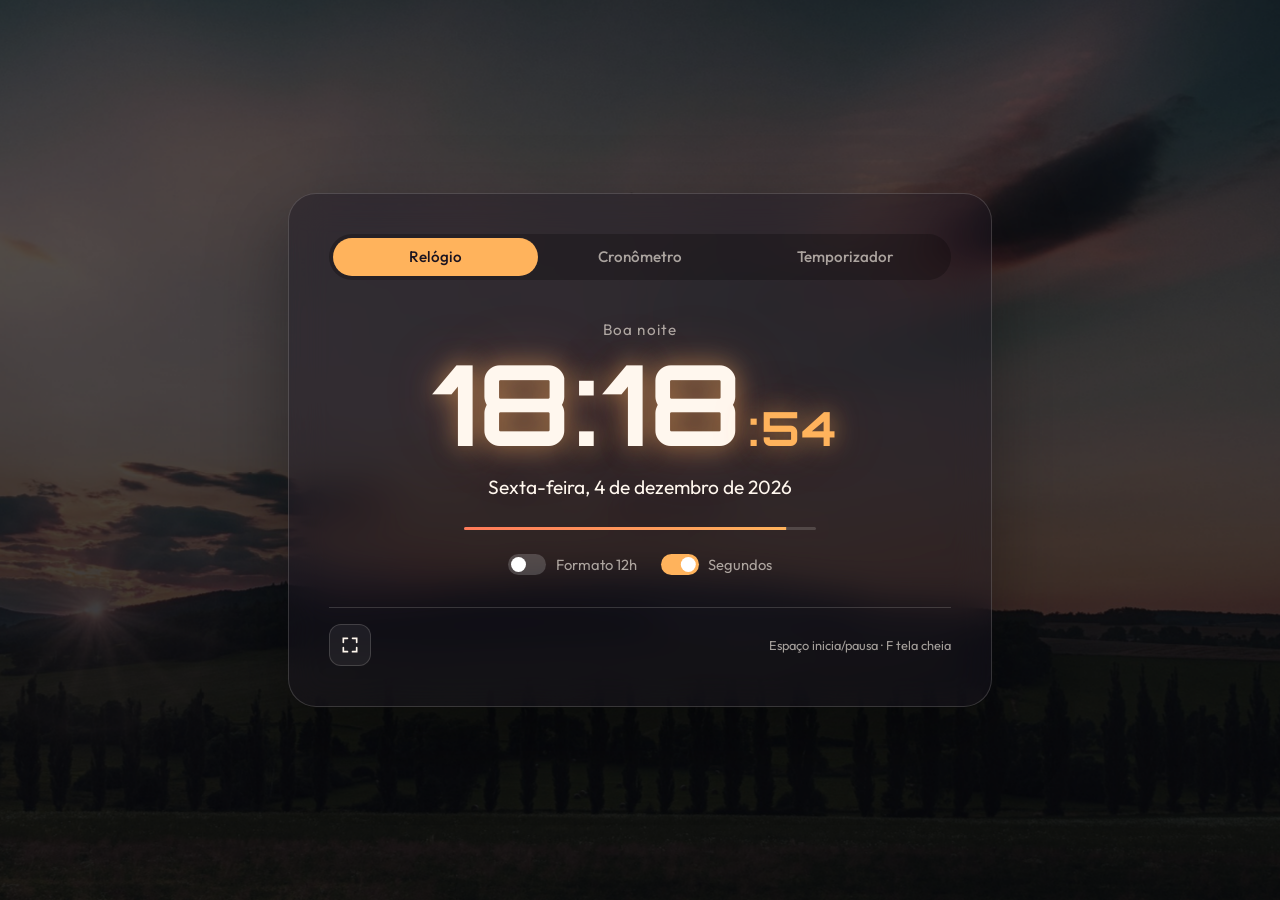
<file: index.html>
<!DOCTYPE html>
<html lang="pt-BR">
<head>
  <meta charset="UTF-8" />
  <meta name="viewport" content="width=device-width, initial-scale=1.0" />
  <meta name="author" content="Paulo Henrique" />
  <meta name="description" content="Relógio digital com data, cronômetro com voltas e temporizador com alarme." />
  <meta name="theme-color" content="#1a1420" />
  <title>Relógio Digital — Paulo Henrique</title>
  <link rel="icon" href="data:image/svg+xml,%3Csvg xmlns='http://www.w3.org/2000/svg' viewBox='0 0 64 64'%3E%3Ccircle cx='32' cy='32' r='28' fill='%23ffb35c'/%3E%3Cpath d='M32 16v16l10 6' stroke='%231a1420' stroke-width='5' stroke-linecap='round' fill='none'/%3E%3C/svg%3E" />
  <link rel="preconnect" href="https://fonts.googleapis.com" />
  <link rel="preconnect" href="https://fonts.gstatic.com" crossorigin />
  <link href="https://fonts.googleapis.com/css2?family=Orbitron:wght@500;700&family=Outfit:wght@300;400;500;600&display=swap" rel="stylesheet" />
  <link rel="stylesheet" href="relogio.css" />
</head>
<body>
  <div class="bg" aria-hidden="true"></div>

  <main class="panel">
    <div class="tabs" role="tablist" aria-label="Modos">
      <button role="tab" id="tab-relogio" aria-controls="relogio" aria-selected="true">Relógio</button>
      <button role="tab" id="tab-cronometro" aria-controls="cronometro" aria-selected="false" tabindex="-1">Cronômetro</button>
      <button role="tab" id="tab-timer" aria-controls="timer" aria-selected="false" tabindex="-1">Temporizador</button>
      <span class="tabs__ink" aria-hidden="true"></span>
    </div>

    <!-- RELÓGIO -->
    <section id="relogio" role="tabpanel" aria-labelledby="tab-relogio" class="view">
      <p class="greet" id="saudacao">Olá</p>
      <h1 class="digits" aria-live="off"><span id="hora">00:00</span><span class="digits__sec" id="seg">:00</span><span class="ampm" id="ampm"></span></h1>
      <p class="date" id="data">—</p>
      <div class="bar" aria-hidden="true"><span id="barra-min"></span></div>
      <div class="row">
        <label class="switch"><input type="checkbox" id="formato12" /><span>Formato 12h</span></label>
        <label class="switch"><input type="checkbox" id="mostrarSeg" checked /><span>Segundos</span></label>
      </div>
    </section>

    <!-- CRONÔMETRO -->
    <section id="cronometro" role="tabpanel" aria-labelledby="tab-cronometro" class="view" hidden>
      <p class="greet">Cronômetro</p>
      <p class="digits digits--sw" id="sw-display">00:00<span class="digits__sec">.00</span></p>
      <div class="actions">
        <button class="btn btn--primary" id="sw-start">Iniciar</button>
        <button class="btn" id="sw-lap" disabled>Volta</button>
        <button class="btn" id="sw-reset" disabled>Zerar</button>
      </div>
      <ol class="laps" id="sw-laps" aria-label="Voltas"></ol>
    </section>

    <!-- TEMPORIZADOR -->
    <section id="timer" role="tabpanel" aria-labelledby="tab-timer" class="view" hidden>
      <p class="greet">Temporizador</p>
      <div class="ring">
        <svg viewBox="0 0 120 120" aria-hidden="true"><circle cx="60" cy="60" r="54" class="ring__track" /><circle cx="60" cy="60" r="54" class="ring__fill" id="tm-ring" /></svg>
        <p class="digits digits--timer" id="tm-display" aria-live="polite">05:00</p>
      </div>
      <div class="presets" aria-label="Tempos rápidos">
        <button class="chip" data-min="1">1 min</button>
        <button class="chip is-on" data-min="5">5 min</button>
        <button class="chip" data-min="10">10 min</button>
        <button class="chip" data-min="25">25 min</button>
      </div>
      <form class="custom" id="tm-form">
        <label>Min <input type="number" id="tm-min" min="0" max="999" value="5" inputmode="numeric" /></label>
        <label>Seg <input type="number" id="tm-sec" min="0" max="59" value="0" inputmode="numeric" /></label>
        <button class="btn btn--ghost" type="submit">Definir</button>
      </form>
      <div class="actions">
        <button class="btn btn--primary" id="tm-start">Iniciar</button>
        <button class="btn" id="tm-reset">Zerar</button>
      </div>
    </section>

    <footer class="foot">
      <button class="icon-btn" id="tela-cheia" aria-label="Tela cheia" title="Tela cheia (F)">
        <svg viewBox="0 0 24 24" aria-hidden="true"><path d="M4 9V4h5M20 9V4h-5M4 15v5h5M20 15v5h-5" /></svg>
      </button>
      <span class="hint">Espaço inicia/pausa · F tela cheia</span>
    </footer>
  </main>

  <p class="toast" id="toast" role="status" hidden>⏰ Tempo esgotado!</p>
  <script src="relogio.js"></script>
</body>
</html>
</file>
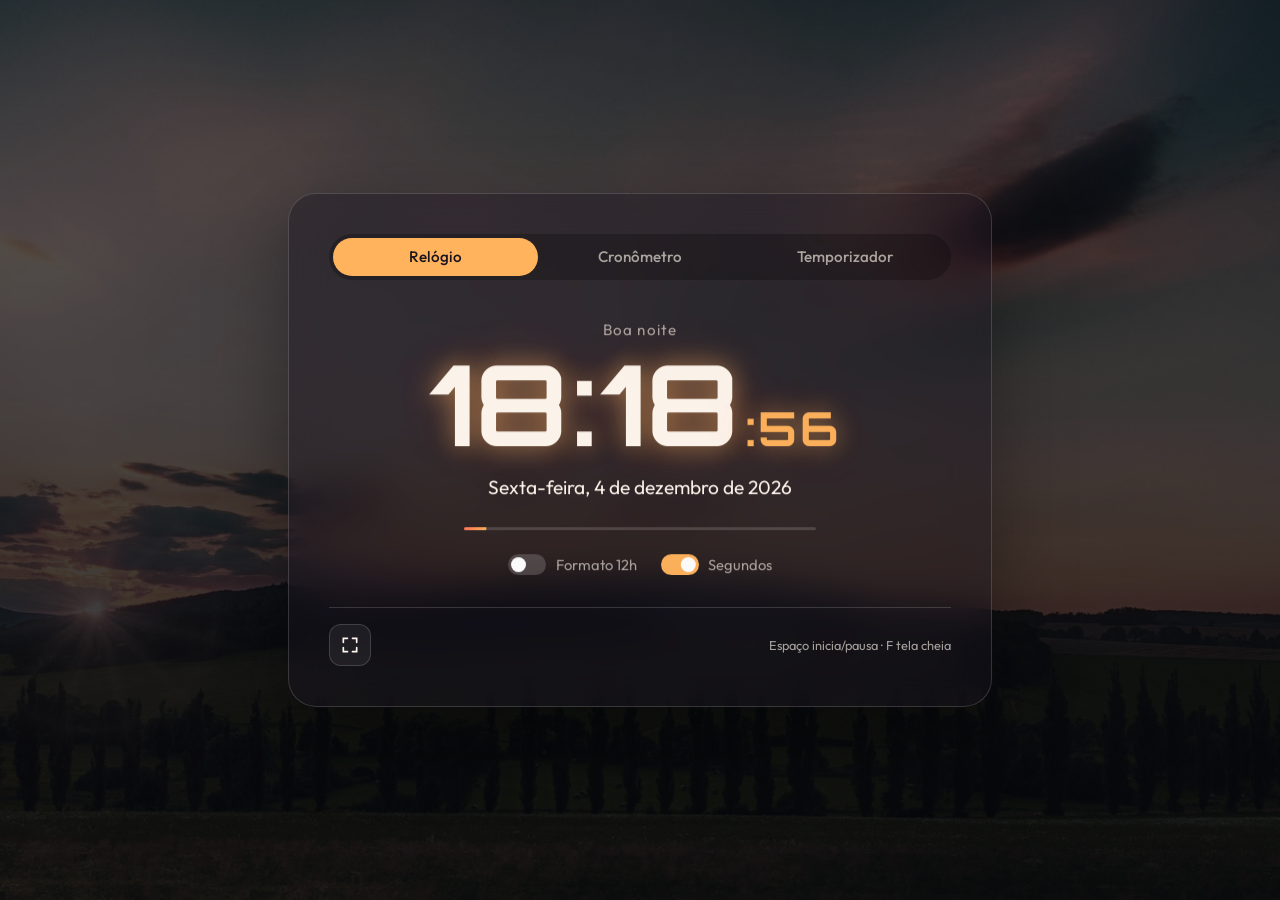
<file: relogio.html>
<!DOCTYPE html>
<html lang="pt-BR">
<head>
  <meta charset="UTF-8" />
  <meta http-equiv="refresh" content="0; url=./" />
  <link rel="canonical" href="./" />
  <title>Relógio Digital</title>
</head>
<body>
  <p>O relógio mudou de endereço. <a href="./">Abrir o relógio</a>.</p>
</body>
</html>
</file>
<file: relogio.css>
:root {
  --glow: #ffb35c;
  --glow-2: #ff7a59;
  --ink: #fff7ee;
  --muted: rgba(255, 247, 238, .62);
  --glass: rgba(26, 20, 32, .42);
  --line: rgba(255, 247, 238, .16);
  --ease: cubic-bezier(.16, 1, .3, 1);
}

* { margin: 0; padding: 0; box-sizing: border-box; }
html, body { height: 100%; }
body {
  min-height: 100svh; display: grid; place-items: center; padding: 1rem;
  font-family: "Outfit", system-ui, sans-serif; color: var(--ink); background: #1a1420; overflow-x: hidden;
}
button, input { font: inherit; color: inherit; }
:focus-visible { outline: 2px solid var(--glow); outline-offset: 3px; }

/* Fundo: paisagem + véu que muda com o horário */
.bg { position: fixed; inset: -2%; z-index: -1; background: url("paisagem.jpg") center / cover no-repeat; transform: scale(1.04); animation: drift 40s ease-in-out infinite alternate; }
.bg::after { content: ""; position: absolute; inset: 0; background: linear-gradient(180deg, rgba(20,14,28,var(--veil-top, .35)), rgba(20,14,28,var(--veil-bottom, .7))); transition: background 2s; }
body[data-periodo="noite"] .bg { filter: saturate(.6) brightness(.55) hue-rotate(-20deg); }
body[data-periodo="manha"] .bg { filter: saturate(1.05) brightness(1.05); }
@keyframes drift { to { transform: scale(1.1) translate(-1%, -1%); } }

.panel {
  width: min(100%, 44rem); padding: clamp(1.25rem, 4vw, 2.5rem); border-radius: 28px;
  background: var(--glass); border: 1px solid var(--line);
  backdrop-filter: blur(18px) saturate(1.2); -webkit-backdrop-filter: blur(18px) saturate(1.2);
  box-shadow: 0 30px 80px rgba(0,0,0,.35); text-align: center;
}

/* Abas */
.tabs { position: relative; display: grid; grid-template-columns: repeat(3, 1fr); background: rgba(0,0,0,.25); border-radius: 99px; padding: 4px; margin-bottom: clamp(1.5rem, 5vw, 2.5rem); }
.tabs button { position: relative; z-index: 1; background: none; border: 0; padding: .6rem .5rem; border-radius: 99px; cursor: pointer; font-weight: 500; font-size: clamp(.82rem, 2.6vw, .95rem); color: var(--muted); transition: color .3s; }
.tabs button[aria-selected="true"] { color: #1a1420; }
.tabs__ink { position: absolute; top: 4px; bottom: 4px; left: 4px; width: calc((100% - 8px) / 3); border-radius: 99px; background: var(--glow); transition: transform .5s var(--ease); }

.view { animation: in .5s var(--ease); }
@keyframes in { from { opacity: 0; transform: translateY(8px); } }
.greet { color: var(--muted); letter-spacing: .08em; font-size: .95rem; margin-bottom: .5rem; }

.digits {
  font-family: "Orbitron", monospace; font-weight: 700; font-variant-numeric: tabular-nums;
  font-size: clamp(3.2rem, 15vw, 7rem); line-height: 1; letter-spacing: .02em; white-space: nowrap;
  text-shadow: 0 0 24px rgba(255, 179, 92, .55), 0 0 60px rgba(255, 122, 89, .25);
}
.digits__sec { font-size: .42em; color: var(--glow); margin-left: .08em; }
.ampm { font-size: .22em; margin-left: .4em; vertical-align: super; color: var(--muted); }
body.sem-seg #seg { display: none; }
.date { margin-top: 1rem; font-size: clamp(1rem, 3vw, 1.2rem); }

.bar { height: 3px; background: var(--line); border-radius: 3px; margin: 1.75rem auto 1.5rem; max-width: 22rem; overflow: hidden; }
.bar span { display: block; height: 100%; background: linear-gradient(90deg, var(--glow-2), var(--glow)); transform-origin: left; transform: scaleX(0); transition: transform 1s linear; }

.row { display: flex; justify-content: center; flex-wrap: wrap; gap: .75rem 1.5rem; }
.switch { display: inline-flex; align-items: center; gap: .6rem; cursor: pointer; color: var(--muted); font-size: .92rem; }
.switch input { appearance: none; -webkit-appearance: none; width: 2.4rem; height: 1.35rem; border-radius: 99px; background: rgba(255,255,255,.18); position: relative; cursor: pointer; transition: background .3s; }
.switch input::after { content: ""; position: absolute; top: 3px; left: 3px; width: calc(1.35rem - 6px); aspect-ratio: 1; border-radius: 50%; background: #fff; transition: transform .35s var(--ease); }
.switch input:checked { background: var(--glow); }
.switch input:checked::after { transform: translateX(1.05rem); }

/* Botões */
.actions { display: flex; justify-content: center; flex-wrap: wrap; gap: .6rem; margin-top: 1.75rem; }
.btn { min-width: 7rem; min-height: 46px; padding: .7rem 1.3rem; border-radius: 99px; border: 1px solid var(--line); background: rgba(255,255,255,.08); cursor: pointer; font-weight: 500; transition: transform .3s var(--ease), background .3s, opacity .3s; }
.btn:hover:not(:disabled) { background: rgba(255,255,255,.16); transform: translateY(-2px); }
.btn:active:not(:disabled) { transform: scale(.97); }
.btn:disabled { opacity: .4; cursor: not-allowed; }
.btn--primary { background: var(--glow); color: #1a1420; border-color: transparent; font-weight: 600; }
.btn--primary:hover:not(:disabled) { background: #ffc47f; }
.btn--primary.is-running { background: var(--glow-2); color: #fff; }
.btn--ghost { min-width: 0; }

/* Voltas */
.laps { list-style: none; margin: 1.5rem auto 0; max-width: 24rem; max-height: 11rem; overflow-y: auto; text-align: left; }
.laps li { display: flex; justify-content: space-between; padding: .55rem .25rem; border-top: 1px solid var(--line); font-variant-numeric: tabular-nums; animation: in .4s var(--ease); }
.laps li span:first-child { color: var(--muted); }
.laps .is-best { color: #9be7a8; }
.laps .is-worst { color: #ff9b8a; }

/* Temporizador */
.ring { position: relative; width: min(17rem, 70vw); aspect-ratio: 1; margin: 0 auto; display: grid; place-items: center; }
.ring svg { position: absolute; inset: 0; transform: rotate(-90deg); }
.ring circle { fill: none; stroke-width: 5; }
.ring__track { stroke: var(--line); }
.ring__fill { stroke: var(--glow); stroke-linecap: round; stroke-dasharray: 339.3; stroke-dashoffset: 0; transition: stroke-dashoffset .25s linear; filter: drop-shadow(0 0 6px rgba(255,179,92,.6)); }
.digits--timer { font-size: clamp(2.4rem, 11vw, 3.6rem); }
.timer-done .ring__fill { stroke: var(--glow-2); animation: blink .6s ease-in-out infinite alternate; }
@keyframes blink { to { opacity: .3; } }
.presets { display: flex; justify-content: center; flex-wrap: wrap; gap: .5rem; margin-top: 1.5rem; }
.chip { border: 1px solid var(--line); background: rgba(255,255,255,.06); padding: .45rem .95rem; border-radius: 99px; cursor: pointer; font-size: .9rem; transition: background .3s, color .3s; }
.chip:hover { background: rgba(255,255,255,.14); }
.chip.is-on { background: var(--ink); color: #1a1420; }
.custom { display: flex; justify-content: center; align-items: end; flex-wrap: wrap; gap: .6rem; margin-top: 1rem; }
.custom label { display: grid; gap: .25rem; font-size: .78rem; color: var(--muted); text-align: left; }
.custom input { width: 5rem; padding: .6rem .7rem; border-radius: 12px; border: 1px solid var(--line); background: rgba(0,0,0,.25); }

.foot { display: flex; justify-content: space-between; align-items: center; gap: 1rem; margin-top: 2rem; padding-top: 1rem; border-top: 1px solid var(--line); }
.icon-btn { width: 42px; height: 42px; display: grid; place-items: center; border-radius: 12px; border: 1px solid var(--line); background: rgba(255,255,255,.06); cursor: pointer; transition: background .3s; }
.icon-btn:hover { background: rgba(255,255,255,.16); }
.icon-btn svg { width: 20px; height: 20px; fill: none; stroke: currentColor; stroke-width: 2; stroke-linecap: round; }
.hint { color: var(--muted); font-size: .8rem; }
@media (hover: none) { .hint { display: none; } }

.toast { position: fixed; left: 50%; bottom: 1.5rem; translate: -50% 0; background: var(--glow-2); color: #fff; padding: .8rem 1.4rem; border-radius: 99px; font-weight: 600; box-shadow: 0 10px 30px rgba(0,0,0,.3); animation: in .4s var(--ease); }

@media (prefers-reduced-motion: reduce) {
  *, *::before, *::after { animation: none !important; transition-duration: .01ms !important; }
}
</file>
